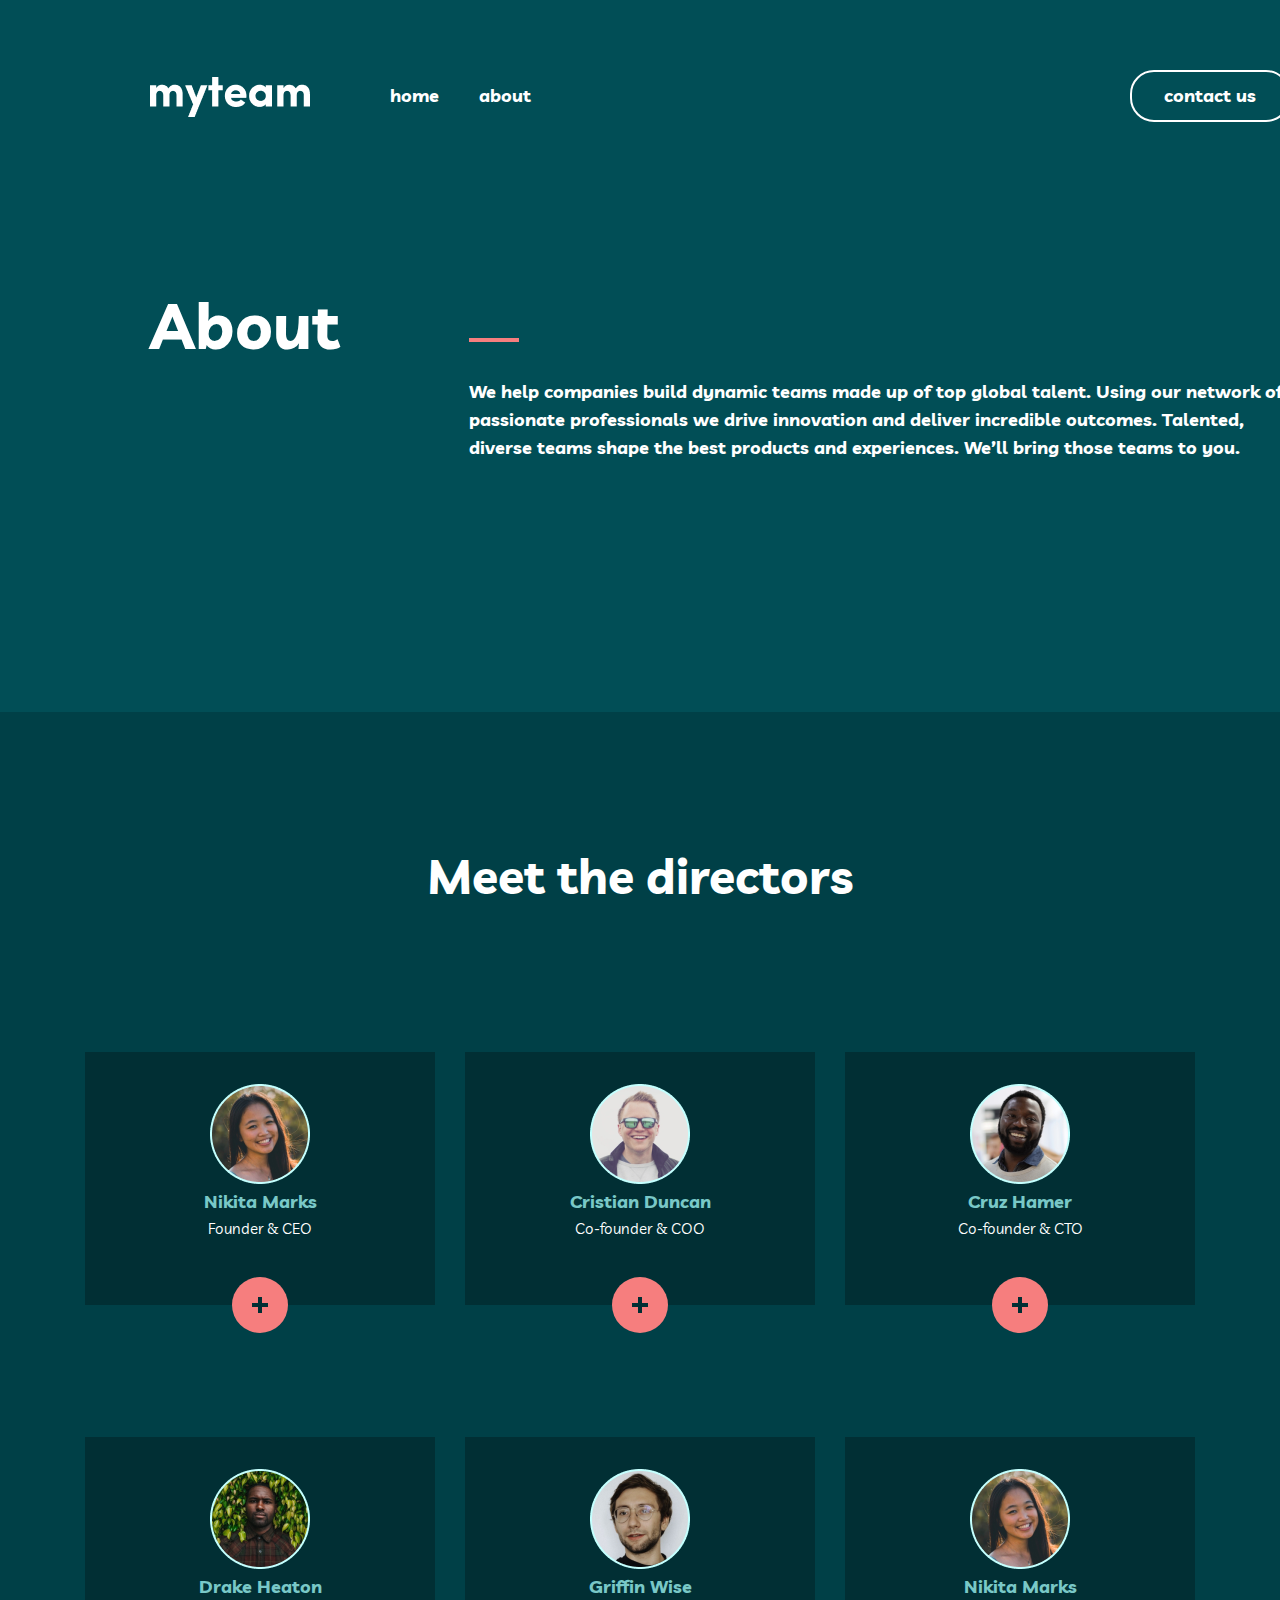
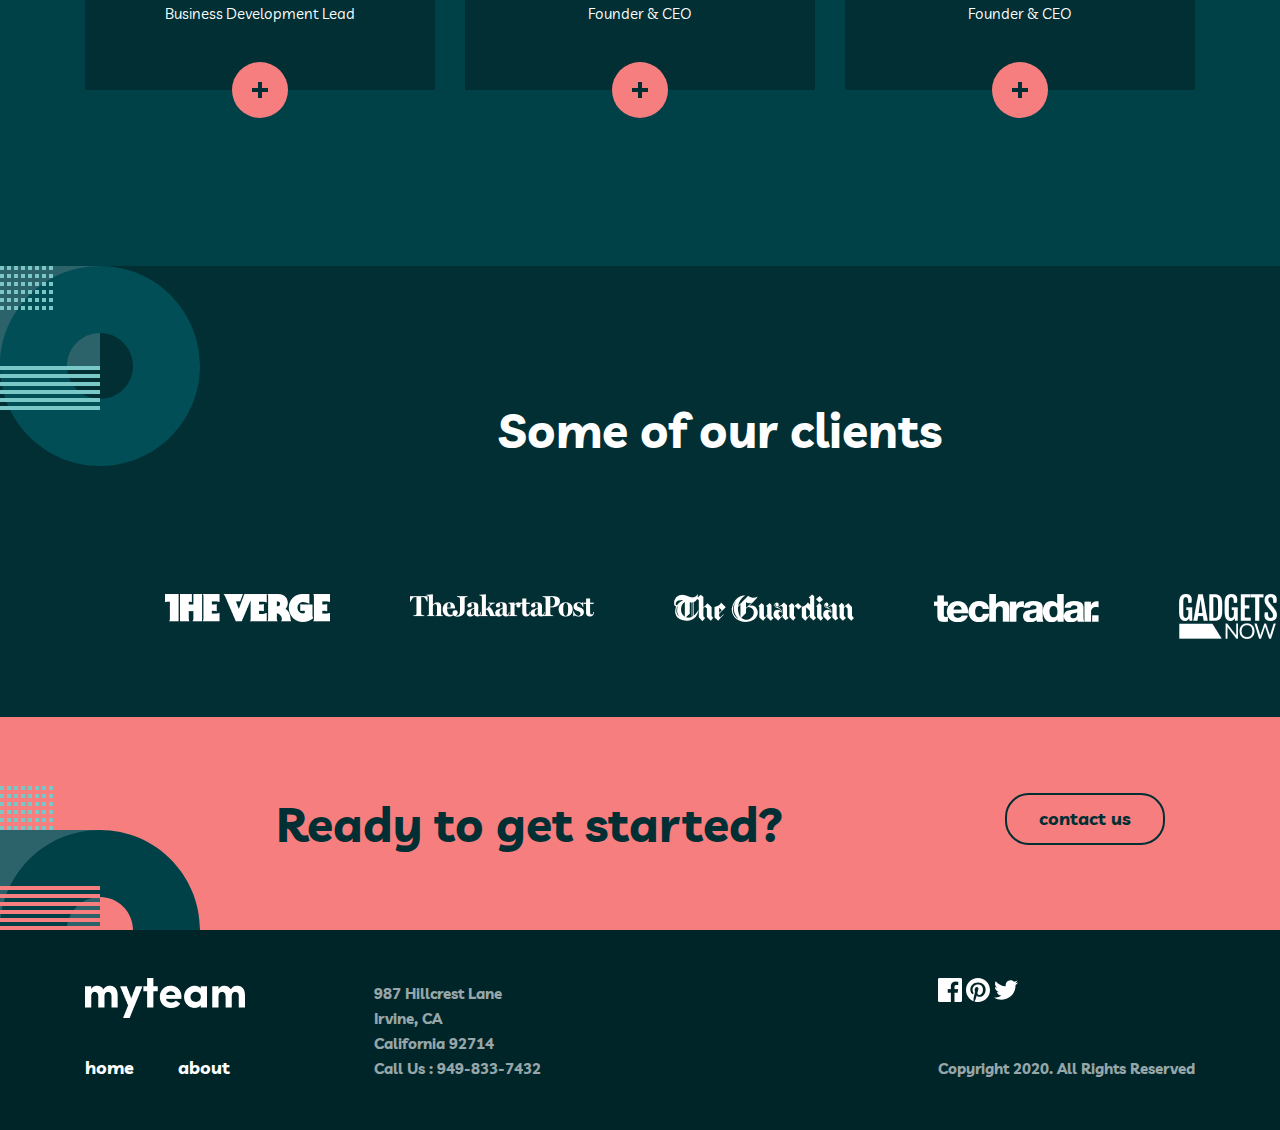
<file: about.html>
<!DOCTYPE html>
<html lang="en">

<head>
  <meta charset="UTF-8" />
  <meta http-equiv="X-UA-Compatible" content="IE=edge" />
  <meta name="viewport" content="width=device-width, initial-scale=1.0" />
  <title>Document</title>
  <link rel="stylesheet" href="./css/normaliz.css" />
  <link rel="stylesheet" href="./css/style.css" />
  <link rel="stylesheet" href="./css/main.css">
</head>

<body>
  <div class="header-wrapper">
    <div class="header-wrapper__about-bg-img about-bg-img">
      <div class="about-bg-img__about-container about-container">
        <div class="header-inner">
          <div class="header-inner__logo-list logo-list">
            <a class="site-logo" href="#"><img src="./img/myteam.png" alt="site logo" /></a>
            <ul class="logo-list__header-list header-list">
              <li class="header-list__header-item header-item">
                <a class="header-item__header-link header-link" href="index.html">home</a>
              </li>
              <li class="header-list__header-item header-item">
                <a class="header-item__header-link header-link" href="about.html">about</a>
              </li>
            </ul>
          </div>
          <a class="right-link" href="contact.html">contact us</a>
        </div>
        <div class="main-about-header">
          <h1 class="main-header__main-about-title main-about-title">
            About
          </h1>
          <p class="main-header__main-about-text main-about-text">
            We help companies build dynamic teams made up of top global talent.
            Using our network of passionate professionals we drive innovation
            and deliver incredible outcomes. Talented, diverse teams shape the
            best products and experiences. We’ll bring those teams to you.
          </p>
        </div>
      </div>
    </div>
  </div>

  <section class="main-section">
    <div class="container">
      <div class="main-content">
        <h1 class="main-section-title">Meet the directors</h1>
        <ul class="main-list">
          
          <div class="main-list-content-top">
            <li class="main-item-top">
              <div class="hover-up">
                <img src="./img/png/first-girl.png" alt="girl">
                <h2 class="main-people-name">Nikita Marks</h2>
                <p class="main-people-work">Founder & CEO</p>

                <div class="girl-hover">
                  <h1 class="girl-hover-title">Nikita Marks</h1>
                  <p class="girl-hover-text">“Empowered teams create truly amazing products. Set the north star and let
                    them follow it.”</p>
                  <img src="./img/svg/twitter.svg" alt="twitter">
                  <img src="./img/svg/linkedin.svg" alt="linked in">
                </div>
            </li>
            <div class="plus"><img class="plus-img" src="./img/png/plus.png" alt="plus"></div>
          </div>
          
          <div class="main-list-content-top">
            <li class="main-item-top">
              <div class="hover-up">
                <img src="./img/png/first-man.png" alt="girl">
                <h2 class="main-people-name">Cristian Duncan</h2>
                <p class="main-people-work">Co-founder & COO</p>

                <div class="girl-hover">
                  <h1 class="girl-hover-title">Cristian Duncan</h1>
                  <p class="girl-hover-text">“Empowered teams create truly amazing products. Set the north star and let
                    them follow it.”</p>
                  <img src="./img/svg/twitter.svg" alt="twitter">
                  <img src="./img/svg/linkedin.svg" alt="linked in">
                </div>
            </li>
            <div class="plus"><img class="plus-img" src="./img/png/plus.png" alt="plus"></div>
          </div>
          
          <div class="main-list-content-top">
            <li class="main-item-top">
              <div class="hover-up">
                <img src="./img/png/second-man.png" alt="girl">
                <h2 class="main-people-name">Cruz Hamer</h2>
                <p class="main-people-work">Co-founder & CTO</p>

                <div class="girl-hover">
                  <h1 class="girl-hover-title">Cruz Hamer</h1>
                  <p class="girl-hover-text">“Empowered teams create truly amazing products. Set the north star and let
                    them follow it.”</p>
                  <img src="./img/svg/twitter.svg" alt="twitter">
                  <img src="./img/svg/linkedin.svg" alt="linked in">
                </div>
            </li>
            <div class="plus"><img class="plus-img" src="./img/png/plus.png" alt="plus"></div>
          </div>
          
          <div class="main-list-content-bottom">
            <li class="main-item-bottom">
              <div class="hover-up">
                <img src="./img/png/thirty-man.png" alt="girl">
                <h2 class="main-people-name">Drake Heaton</h2>
                <p class="main-people-work">Business Development Lead</p>

                <div class="girl-hover">
                  <h1 class="girl-hover-title">Drake Heaton</h1>
                  <p class="girl-hover-text">“Empowered teams create truly amazing products. Set the north star and let
                    them follow it.”</p>
                  <img src="./img/svg/twitter.svg" alt="twitter">
                  <img src="./img/svg/linkedin.svg" alt="linked in">
                </div>
            </li>
            <div class="plus-bottom"><img class="plus-img" src="./img/png/plus.png" alt="plus"></div>
          </div>
          
          <div class="main-list-content-bottom">
            <li class="main-item-bottom">
              <div class="hover-up">
                <img src="./img/png/fourth-man.png" alt="girl">
                <h2 class="main-people-name">Griffin Wise</h2>
                <p class="main-people-work">Founder & CEO</p>

                <div class="girl-hover">
                  <h1 class="girl-hover-title">Griffin Wise</h1>
                  <p class="girl-hover-text">“Empowered teams create truly amazing products. Set the north star and let
                    them follow it.”</p>
                  <img src="./img/svg/twitter.svg" alt="twitter">
                  <img src="./img/svg/linkedin.svg" alt="linked in">
                </div>
            </li>
            <div class="plus-bottom"><img class="plus-img" src="./img/png/plus.png" alt="plus"></div>
          </div>

          <div class="main-list-content-bottom">
            <li class="main-item-bottom">
              <div class="hover-up">
                <img src="./img/png/first-girl.png" alt="girl">
                <h2 class="main-people-name">Nikita Marks</h2>
                <p class="main-people-work">Founder & CEO</p>

                <div class="girl-hover">
                  <h1 class="girl-hover-title">Nikita Marks</h1>
                  <p class="girl-hover-text">“Empowered teams create truly amazing products. Set the north star and let
                    them follow it.”</p>
                  <img src="./img/svg/twitter.svg" alt="twitter">
                  <img src="./img/svg/linkedin.svg" alt="linked in">
                </div>
            </li>
            <div class="plus-bottom"><img class="plus-img" src="./img/png/plus.png" alt="plus"></div>
          </div>
        </ul>
      </div>
    </div>
  </section>

  <div class="clients">
    <div class="clients-bg-img">
      <div class="clients__container container">
        <h1 class="clients__clients-title clients-title">Some of our clients</h1>
        <ul class="cleints__clients-list clients-list">
          <li class="clients-list__clients-item clients-item">
            <a href="#"><img src="./img/varge.png" alt="verge"></a>
          </li>
          <li class="clients-list__clients-item clients-item">
            <a href="#"><img src="./img/jakarta-post.png" alt="jokarta-post"></a>
          </li>
          <li class="clients-list__clients-item clients-item">
            <a href="#"><img src="./img/buardian.png" alt="buardian"></a>
          </li>
          <li class="clients-list__clients-item clients-item">
            <a href="#"><img src="./img/tachradar.png" alt="techradar"></a>
          </li>
          <li class="clients-list__clients-item clients-item">
            <a href="#"><img src="./img/gadgets-nowj.png" alt="techradar"></a>
          </li>
        </ul>
      </div>
    </div>
  </div>

  <div class="footer-cap">
    <div class="footer-cap__bg-image-blocks bg-image-blocks">
      <div class="bg-image-blocks__container container">
        <div class="container__footer-cap-content footer-cap-content">
          <h1 class="footer-cap-quession">Ready to get started?</h1>
          <a class="right-link-dark" href="contact.html">contact us</a>
        </div>
      </div>
    </div>
  </div>

  <footer class="footer">
    <div class="footer__container container">
      <div class="container__footer-site-logo footer-site-logo">
        <div class="footer-mini-container">
          <div class="site-logo-list">
            <img src="./img/myteam.png" alt="site logo" width="160" height="40">
            <ul class="footer-site-logo__footer-list footer-list">
              <li class="footer-list__footer-item footer-item">
                <a class="footer-item__footer-link footer-link" href="#">
                  home
                </a>
              </li>
              <li class="footer-list__footer-item footer-item">
                <a class="footer-item__footer-link footer-link" href="#">
                  about
                </a>
              </li>
            </ul>
          </div>
          <div class="footer-contents">
            <p class="footer-contents__footer-text footer-text">
              987 Hillcrest Lane
            </p>
            <p class="footer-contents__footer-text footer-text">
              Irvine, CA
            </p>
            <p class="footer-contents__footer-text footer-text">
              California 92714
            </p>
            <p class="footer-contents__footer-text footer-text">
              Call Us : 949-833-7432
            </p>
          </div>
        </div>
        <div class="right-content">
          <img class="footer-right-img" src="./img/facebook.png" alt="facebook" width="24" height="24">
          <img class="footer-right-img" src="./img/pinterest.svg" alt="sabachka" width="24" height="24">
          <img class="footer-right-img" src="./img/twitter.svg" alt="twitter" width="24" height="24">
          <p class="footer-copyright">Copyright 2020. All Rights Reserved</p>
        </div>
      </div>
    </div>
  </footer>

</body>

</html>
</file>
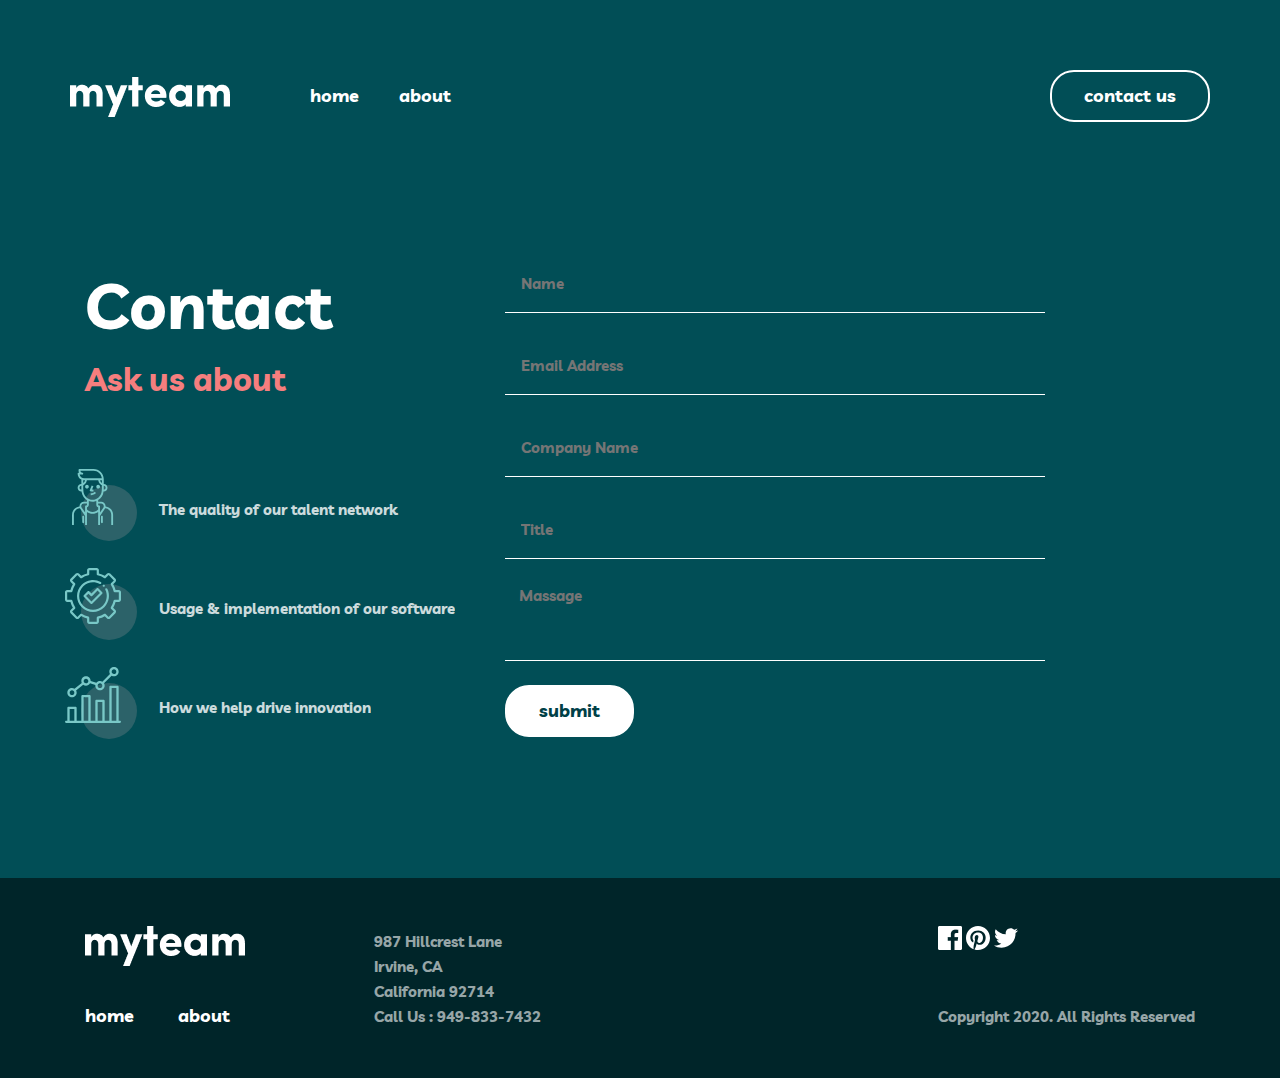
<file: contact.html>
<!DOCTYPE html>
<html lang="en">

<head>
  <meta charset="UTF-8">
  <meta http-equiv="X-UA-Compatible" content="IE=edge">
  <meta name="viewport" content="width=device-width, initial-scale=1.0">
  <title>Contact us</title>
  <link rel="stylesheet" href="./css/normaliz.css">
  <link rel="stylesheet" href="./css/style.css">
  <link rel="stylesheet" href="./css/main.css">
</head>

<body>
  <div class="header-wrapper">
    <div class="header-bg-img__about-container about-container">
      <div class="header-inner">
        <div class="header-inner__logo-list logo-list">
          <a class="site-logo" href="#"><img src="./img/myteam.png" alt="site logo" /></a>
          <ul class="logo-list__header-list header-list">
            <li class="header-list__header-item header-item">
              <a class="header-item__header-link header-link" href="index.html">home</a>
            </li>
            <li class="header-list__header-item header-item">
              <a class="header-item__header-link header-link" href="about.html">about</a>
            </li>
          </ul>
        </div>
        <a class="right-link" href="contact.html">contact us</a>
      </div>
    </div>
  </div>

  <div class="contact">
    <div class="contact__container container">
      <div class="contact__register">
        <div class="left-contact-content">
          <h1 class="left-contact-content-title">Contact</h1>
          <p class="left-contact-content-text">Ask us about</p>

          <div class="header-neck-sidebar__sidebar-content sidebar-content contact-ask">
            <p class="sidebar-content-text contact-left-text">The quality of our talent network</p>
          </div>

          <div class="header-neck-sidebar__sidebar-content sidebar-content-2 contact-ask">
            <p class="sidebar-content-text">Usage & implementation of our software
            </p>
          </div>

          <div class="header-neck-sidebar__sidebar-content sidebar-content-3 contact-ask">
            <p class="sidebar-content-text">How we help drive innovation</p>
          </div>
        </div>
        <div class="right-form">
          <form action="#" method="post">
            <input class="contact-input" type="text" placeholder="Name">
            <input class="contact-input" type="email" placeholder="Email Address">
            <input class="contact-input" type="text" placeholder="Company Name">
            <input class="contact-input" type="text" placeholder="Title">
            <textarea class="contact-textarea" name="massage" id="massage" cols="30" rows="10" placeholder="Massage"></textarea>
            <button class="btn" type="submit">submit</button>
          </form>
        </div>
      </div>
    </div>
  </div>

    <footer class="footer">
      <div class="footer__container container">
        <div class="container__footer-site-logo footer-site-logo">
          <div class="footer-mini-container">
            <div class="site-logo-list">
              <img src="./img/myteam.png" alt="site logo" width="160" height="40">
              <ul class="footer-site-logo__footer-list footer-list">
                <li class="footer-list__footer-item footer-item">
                  <a class="footer-item__footer-link footer-link" href="#">
                    home
                  </a>
                </li>
                <li class="footer-list__footer-item footer-item">
                  <a class="footer-item__footer-link footer-link" href="#">
                    about
                  </a>
                </li>
              </ul>
            </div>
            <div class="footer-contents">
              <p class="footer-contents__footer-text footer-text">
                987 Hillcrest Lane
              </p>
              <p class="footer-contents__footer-text footer-text">
                Irvine, CA
              </p>
              <p class="footer-contents__footer-text footer-text">
                California 92714
              </p>
              <p class="footer-contents__footer-text footer-text">
                Call Us : 949-833-7432
              </p>
            </div>
          </div>
          <div class="right-content">
            <img class="footer-right-img" src="./img/facebook.png" alt="facebook" width="24" height="24">
            <img class="footer-right-img" src="./img/pinterest.svg" alt="sabachka" width="24" height="24">
            <img class="footer-right-img" src="./img/twitter.svg" alt="twitter" width="24" height="24">
            <p class="footer-copyright">Copyright 2020. All Rights Reserved</p>
          </div>
        </div>
      </div>
    </footer>
</body>

</html>
</file>
<file: css/normaliz.css>
html {
  line-height: 18px; 
  -webkit-text-size-adjust: 100%;
}

body {
  margin: 0;
}

main {
  display: block;
}

h1 {
  font-size: 32px;
  margin: 11px 0;
}

hr {
  box-sizing: content-box; 
  height: 0; 
  overflow: visible;  
}

pre {
  font-family: monospace, monospace; 
  font-size: 16px;
}

a {
  background-color: transparent;
}

abbr[title] {
  border-bottom: none;
  text-decoration: underline; 
  text-decoration: underline dotted; 
}

b,
strong {
  font-weight: bolder;
}

code,
kbd,
samp {
  font-family: monospace, monospace; 
  font-size: 16px; 
}

small {
  font-size: 80%;
}

sub,
sup {
  font-size: 75%;
  line-height: 0;
  position: relative;
  vertical-align: baseline;
}

sub {
  bottom: -4px;
}

sup {
  top: -8px;
}

img {
  border-style: none;
}

button,
input,
optgroup,
select,
textarea {
  font-family: inherit; 
  font-size: 100%; 
  line-height: 18px; 
  margin: 0; 
}

button,
input { 
  overflow: visible;
}

button,
select { 
  text-transform: none;
}

button,
[type="button"],
[type="reset"],
[type="submit"] {
  --webkit-appearance: button;
}


button::-moz-focus-inner,
[type="button"]::-moz-focus-inner,
[type="reset"]::-moz-focus-inner,
[type="submit"]::-moz-focus-inner {
  border-style: none;
  padding: 0;
}

button:-moz-focusring,
[type="button"]:-moz-focusring,
[type="reset"]:-moz-focusring,
[type="submit"]:-moz-focusring {
  outline: 1px dotted ButtonText;
}

fieldset {
  padding: 6px 12px 10px;
}

legend {
  box-sizing: border-box; 
  color: inherit; 
  display: table; 
  max-width: 100%; 
  padding: 0; 
  white-space: normal; 
}

progress {
  vertical-align: baseline;
}

textarea {
  overflow: auto;
}

[type="checkbox"],
[type="radio"] {
  box-sizing: border-box; 
  padding: 0;
}

[type="number"]::-webkit-inner-spin-button,
[type="number"]::-webkit-outer-spin-button {
  height: auto;
}

[type="search"] {
  --webkit-appearance: textfield; 
  outline-offset: -2px; 
}

[type="search"]::-webkit-search-decoration {
  -webkit-appearance: none;
}

::-webkit-file-upload-button {
  -webkit-appearance: button;
  font: inherit; 
}

details {
  display: block;
}

summary {
  display: list-item;
}

template {
  display: none;
}

[hidden] {
  display: none;
}
</file>
<file: css/style.css>
@import url(font.css);
*{
  margin: 0;
  padding: 0;
  box-sizing: border-box;
}
.btn-humburger{
  display: none;
}
.header-wrapper {
  background-color: rgb(1, 78, 86);
}
.header-bg-img{
  width: 1440px;
  margin: 0 auto;
  background-image: url(../img/bg-img.svg);
  background-repeat: no-repeat;
  background-position: -8% center;
}
.about-bg-img{
  width: 1440px;
  margin: 0 auto;
  background-image: url(../img/about-bg-img.svg);
  background-repeat: no-repeat;
  background-position: 108% bottom;
}
.clients-bg-img{
  width: 1440px;
  margin: 0 auto;
  background-image: url(../img/clients-bg.svg);
  background-repeat: no-repeat;
  background-position: 0% 0%;
  position: relative;
}
.header-wrapper .container{
  background-image: url(../img/bg-duble-half-img.svg);
  background-repeat: no-repeat;
  background-position: bottom right;
}
.container{
  width: 1140px;
  margin: 0 auto;
}
.about-container{
  width: 1140px;
  margin: 0 auto;
}
.header-inner{
  display: flex;
  align-items: center;
  justify-content: space-between;
  padding-top: 70px;
}
.logo-list{
  display: flex;
}
.site-logo{
  margin-right: 80px;
}
a{
  font-family: Livvic;
  font-style: normal;
  font-weight: 600;
  font-size: 18px;
  line-height: 28px;  
  text-decoration: none;
  color: rgb(255, 255, 255);
}
li{
  list-style: none;
}
.header-item ~ .header-item{
  margin-left: 40px;
}
.header-list{
  display: flex;
}
.header-item{
  margin-top: 5px;
}
.header-link:hover{
  color: rgb(246, 126, 126);
}
.right-link{
  font-family: Livvic;
  font-style: normal;
  font-weight: 600;
  font-size: 18px;
  line-height: 28px;  
  color: rgb(255, 255, 255);
  padding: 10px 32px;
  border: 2px solid #FFFFFF;
  box-sizing: border-box;
  border-radius: 24px;
  margin-bottom: 9px;
}

.right-link:hover{
  background-color: rgb(255, 255, 255);
  color: rgb(0, 37, 41);
}

.right-link-dark:hover{
  color: rgba(255, 255, 255, 1);
  background-color: rgba(1, 47, 52, 1);
}

.main-header , .main-about-header{
  padding-bottom: 250px;
  padding-top: 133px;
}
.main-about-header{
  display: flex;
}
.main-header-title{
  display: inline-block;
  font-family: Livvic;
  font-style: normal;
  font-weight: bold;
  font-size: 100px;
  line-height: 100px;
  color: rgb(255, 255, 255);
  width: 550px;
  height: 200px;
  margin-right: 30px;
}
.main-about-title{
  font-family: Livvic;
  font-style: normal;
  font-weight: bold;
  font-size: 64px;
  line-height: 100px;
  color: rgb(255, 255, 255);
  margin-right: 130px;
}
.main-header-title-span{
  color: rgb(246, 126, 126);
}
.main-header-text{
  display: inline-block;
  font-family: Livvic;
  font-style: normal;
  font-weight: 600;
  font-size: 18px;
  line-height: 28px;
  color: rgb(255, 255, 255);
  width: 445px;
  height: 112px;
  margin-left: 65px;
  position: relative;
}
.main-about-text{
  font-family: Livvic;
  font-style: normal;
  font-weight: 600;
  font-size: 18px;
  line-height: 28px;
  color: rgb(255, 255, 255);
  margin-top: 114px;
  position: relative;
}
.main-header-text::before{
  content: "";
  width: 50px;
  height: 4px; 
  background-color: rgb(121, 200, 199);
  position: absolute;
  margin-top: -80px;
}
.main-about-text::before{
  content: "";
  width: 50px;
  height: 4px; 
  background-color: rgb(246, 126, 126);
  position: absolute;
  margin-top: -40px;
}

.header-neck{
  background-color: #012F34;
}
.header-neck-main{
  display: flex;
}

.header-neck {
  background-image: url(../img/header-neck-bg-img.png);
  background-position: bottom right;
  background-repeat: no-repeat;
}

.header-neck-title{
  font-family: Livvic;
  font-style: normal;
  font-weight: bold;
  font-size: 48px;
  line-height: 48px;
  color: rgb(255, 255, 255);
  width: 440px;
  height: 144px;
  padding-top: 198px;
  position: relative;
}

.header-neck-title-box{
  margin-right: 130px;
}

.header-neck-title::before{
  content: "";
  width: 50px;
  height: 4px; 
  background-color: rgb(246, 126, 126);
  margin-top: -80px;
  position: absolute;
} 
.sidebar-content ~ .sidebar-content{
  margin-bottom: 32px;
}
.sidebar-content::before{
  content: "";
  background-image: url(../img/expriment.svg);
  display: inline-block;
  width: 72px;
  height: 72px;
  position: absolute;
  margin-left: -94px;
}
.sidebar-content-2::before{
  content: "";
  background-image: url(../img/setting-img.svg);
  display: inline-block;
  width: 72px;
  height: 72px;
  position: absolute;
  margin-left: -94px;
}
.sidebar-content-3::before{
  content: "";
  background-image: url(../img/dinamik-img.svg);
  display: inline-block;
  width: 72px;
  height: 72px;
  position: absolute;
  margin-left: -94px;
}
.sidebar-content,.sidebar-content-2,.sidebar-content-3{
  position: relative;
  margin-left: 74px;
}
.header-neck-sidebar{  
  padding-top: 198px;
  padding-bottom: 140px;
}
.sidebar-content-title{
  font-family: Livvic;
  font-style: normal;
  font-weight: bold;
  font-size: 18px;
  line-height: 28px;
  color: rgb(246, 126, 126);
}

.sidebar-content-text{
  font-family: Livvic;
  font-style: normal;
  font-weight: 600;
  font-size: 15px;
  line-height: 25px;
  margin-bottom: 22px;
  color: rgb(255, 255, 255);
  opacity: 0.8;
}

.main-section{
  background-color: rgb(0, 64, 71);
}

.test{
  width: 1440px;
  margin: 0 auto;
  background-image: url(../img/left-kvadrat.svg);
  background-repeat: no-repeat;
  background-position: top left;
}

.main-section-title{
  font-family: Livvic;
  font-style: normal;
  font-weight: bold;
  font-size: 48px;
  line-height: 48px;  
  text-align: center;
  color: rgb(255, 255, 255);
  margin: 0;
  padding: 140px 0 92px 0;
}
.main-section-title--span{
  color: #79C8C7;
}
.main-section-text{
  font-family: Livvic;
  font-style: normal;
  font-weight: 600;
  font-size: 15px;
  line-height: 25px;  
  text-align: center;
  color: rgb(255, 255, 255);
  width: 350px;
  z-index: 1;
  margin-bottom: 24px;
  position: relative;
}
.main-section-text::before{
  content: "";
  display: block;
  width: 67px;
  height: 56px;
  background-image: url(../img/quotation-marks.svg);
  margin: 0 auto;
  z-index: 1;
  bottom: 80px;
  left: 40%;
  position: absolute;
  z-index: -1;
}
.peaples-about-box{
  width: 340px;
  margin: 0 auto;
  text-align: center;
  display: inline-block;
}
.peaples-about-box ~ .peaples-about-box{
  margin-left: 30px;
}
.main-section-peaple-name{
  font-family: Livvic;
  font-style: normal;
  font-weight: bold;
  font-size: 18px;
  line-height: 28px;  
  text-align: center;
  color: rgb(121, 200, 199);
  width: 350px;
  margin-bottom: 2px;
}
.main-section-peaple-work{
  font-family: Livvic;
  font-size: 13px;
  line-height: 18px;  
  text-align: center;
  width: 350px;
  color: rgb(255, 255, 255);
  margin-bottom: 32px;
}
.people-img{
  margin-bottom: 150px;
}

.footer-cap{
  background-color: rgba(246, 126, 126, 1);
}
.footer-cap-content{
  display: flex;
  justify-content: space-around;
  align-items: center;
  padding: 76px 0;
}
.bg-image-blocks{
  width: 1440px;
  margin: 0 auto;
  background-image: url(../img/footer-cap-bg-img.svg);
  background-repeat: no-repeat;
  background-position: 0% 100%;
}
.footer-cap-quession{
  font-family: Livvic;
  font-style: normal;
  font-weight: bold;
  font-size: 48px;
  line-height: 48px;
  color: rgb(1, 47, 52);
  margin: 0;
}
.right-link-dark{
  font-family: Livvic;
  font-style: normal;
  font-weight: 600;
  font-size: 18px;
  line-height: 28px;  
  color: rgb(1, 47, 52);
  padding: 10px 32px;
  border: 2px solid rgb(1, 47, 52);
  box-sizing: border-box;
  border-radius: 24px;
  margin-bottom: 9px;
}

.footer{
  background-color: #002529;
}
.footer-site-logo{
  padding: 48px 0;
  display: flex;
  justify-content: space-between;
}
.site-logo-list{
  display: inline-block;
  margin-right: 125px;
}
.footer-copyright{
  font-family: Livvic;
  font-style: normal;
  font-weight: 600;
  font-size: 15px;
  line-height: 25px;  
  color: rgba(255, 255, 255, 0.6);
}
.footer-contents{
  display: inline-block;
}
.footer-item{
  display: inline-block;
  font-family: Livvic;
  font-style: normal;
  font-weight: 600;
  font-size: 18px;
  line-height: 28px;  
  color: rgb(255, 255, 255);
  margin-top: 32px;
}

.footer-item ~ .footer-item{
  margin-left: 40px;
}

.footer-text{
  font-family: Livvic;
  font-style: normal;
  font-weight: 600;
  font-size: 15px;
  line-height: 25px;  
  color: rgba(255, 255, 255, 0.6);
  display: block;
}
.footer-link:hover{
  color: rgba(246, 126, 126, 1);
}
.footer-right-img{
  margin-bottom: 50px;
}
.img-container{
  text-align: end;
}

.main-section{
  background-color: rgb(0, 64, 71);
  padding-bottom: 120px;
}
.container{
  width: 1110px;
  margin: 0 auto;
}
.main-list{
  display: flex;
  flex-flow: row wrap;
  margin-top: 60px;
}
.main-item-top{
  width: 350px;
  height: 253px;
  text-align: center;
  background-color: rgba(1, 47, 52, 1);
  margin-bottom: 38px;
  padding-top: 32px;
  overflow: hidden;
}
.main-list-content-top ~ .main-list-content-top{
  margin-left: 30px;
}

.main-list-content-bottom ~ .main-list-content-bottom{
  margin-left: 30px;
}
.main-item-bottom{
  width: 350px;
  height: 253px;
  text-align: center;
  background-color: rgba(1, 47, 52, 1);
  margin-top: 38px;
  padding-top: 32px;
  overflow: hidden;
}
.main-section-title{
  padding-top: 140px;
  font-family: Livvic;
  font-style: normal;
  font-weight: bold;
  font-size: 48px;
  line-height: 48px;  
  color: rgb(255, 255, 255);
  text-align: center;
}
.main-people-name{
  font-family: Livvic , sans-serif;
  font-style: normal;
  font-weight: bold;
  font-size: 18px;
  line-height: 28px;
  text-align: center;
  color: rgb(121, 200, 199);
}
.main-people-work{
  font-family: Livvic , sans-serif;
  font-size: 15px;
  line-height: 25px;
  text-align: center;
  color: rgb(255, 255, 255);
}
.plus{
  width: 56px;
  height: 56px;
  background-color: rgb(246, 126, 126);
  padding: 20px 20px;
  border-radius: 50%;
  margin: 0 auto;
  position: relative;
  bottom: 66px;
  transition: all 0.5s ease;
}
.plus-bottom{
  width: 56px;
  height: 56px;
  background-color: rgb(246, 126, 126);
  padding: 20px 20px;
  border-radius: 50%;
  margin: 0 auto;
  position: relative;
  bottom: 28px;
  transition: all 0.5s ease;
}
.girl-hover{
  padding: 70px 48px;
}
.girl-hover img{
  margin-top: 24px;
}
.girl-hover .girl-hover-title{
  font-family: Livvic;
  font-style: normal;
  font-weight: bold;
  font-size: 18px;
  line-height: 28px;  
  color: rgb(121, 200, 199);
  margin-top: 35px;
  text-align: center;
}
.girl-hover .girl-hover-text{
  font-family: Livvic;
  font-style: normal;
  font-weight: 600;
  font-size: 15px;
  line-height: 25px;  
  text-align: center;
  color: rgb(255, 255, 255);
}

.main-item-top:hover .hover-up{
  transform: translateY(-253px);
  transition: all 0.5s ease;
}

.main-item-bottom:hover .hover-up{
  transform: translateY(-253px);
  transition: all 0.5s ease;
}

.main-list-content-top:hover .plus{
  transform: rotate(45deg);
  background-color: rgb(121, 200, 199);
  transition: all 0.5s ease;
}
.main-list-content-bottom:hover .plus-bottom{
  transform: rotate(45deg);
  background-color: rgb(121, 200, 199);
  transition: all 0.5s ease;
}

.clients{
  background-color: rgb(1, 47, 52);
}
.clients-title{
  font-family: Livvic;
  font-style: normal;
  font-weight: bold;
  font-size: 48px;
  line-height: 48px;  
  text-align: center;
  color: rgb(255, 255, 255);
  padding: 140px 0;
  margin: 0;
}
.clients-list{
  display: flex;
  padding-bottom: 70px;
}
.clients-item ~ .clients-item{
  margin-left: 80px;
}


.contact{
  background: rgb(1, 78, 86);
  padding: 124px 0;
}

.contact__register{
  display: flex;
}
.left-contact-content{
  margin-right: 50px;
}
.right-form{
  width: 540px;
}
.left-contact-content-title{
  font-family: Livvic;
  font-style: normal;
  font-weight: bold;
  font-size: 64px;
  line-height: 100px;  
  color: rgb(255, 255, 255);
  margin: 0;
}
.left-contact-content-text{
  font-family: Livvic;
  font-style: normal;
  font-weight: bold;
  font-size: 32px;
  line-height: 48px;
  margin-bottom: 54px;
  color: rgb(246, 126, 126);  
}

.contact-input{
  font-family: Livvic;
  font-style: normal;
  font-weight: 600;
  font-size: 15px;
  line-height: 25px;  
  color: rgba(255, 255, 255,0.6);
  display: block;
  width: 100%;
  border: none;
  outline: none;
  background-color: transparent;
  border-bottom: 1px solid rgb(255, 255, 255);
  padding: 16px;
  margin-bottom: 24px;
  color: rgb(255, 255, 255);
}
.contact-textarea{
  font-family: Livvic;
  font-style: normal;
  font-weight: 600;
  font-size: 15px;
  line-height: 25px;  
  color: rgba(255, 255, 255,0.6);
  display: block;
  width: 100%;
  height: 78px;
  border: none;
  outline: none;
  background-color: transparent;
  border-bottom: 1px solid rgb(255, 255, 255);
  margin-bottom: 24px;
  padding-left: 14px;
  padding-top: 0;
  color: rgb(255, 255, 255);
  resize: none;
}
.btn{
  font-family: Livvic;
  font-style: normal;
  font-weight: 600;
  font-size: 18px;
  line-height: 28px;
  padding: 10px 32px;
  color: rgb(0, 64, 71);
  border: 2px solid rgb(255, 255, 255);
  border-radius: 24px;
  background-color: rgb(255, 255, 255);
}
.contact-ask{
  padding: 12px 0;
}
.sidebar-content-text{
  padding-top: 28px;
}
</file>
<file: css/main.css>
@media (max-width:768px){
    .header-wrapper{
      width: 768px;
    }
    .container{
      width: 688px;
      margin: 0 auto;
    }
    .header-bg-img{
      background-image: none;
      width: 768px;
      margin: 0 auto;
    }
    .site-logo{
      width: 128px;
      height: 32px;
    }
    .btn-humburger{
      display: none;
    }
    .main-header{
      text-align: center;
    }
    .main-header-title{
      text-align: center;
      font-family: Livvic;
      font-style: normal;
      font-weight: bold;
      font-size: 64px;
      line-height: 56px;  
      margin-bottom: 24px;
      width: 383px;
      height: 112px;
      padding: 0;
    }
    .main-header-text::before{
      content: "";
      display: none;
    }
    .main-header-text{
      font-family: Livvic;
      font-style: normal;
      font-weight: 600;
      font-size: 15px;
      line-height: 28px;  
      width: 457px;
      height: 84px;
      margin: 0;
    }
  
    .header-neck-main{
      display: flex;
      flex-direction: column;
      margin: 0;
      padding: 0;
    }
    
    .header-neck {
      background-image: url(../img/header-neck-bg-img.png);
      background-position: top right;
      background-repeat: no-repeat;
    }
    .header-neck-title-box{
      padding-top: 136px;
    }
    .header-neck-title{
      font-family: Livvic;
      font-style: normal;
      font-weight: bold;
      font-size: 32px;
      line-height: 32px;
      color: rgb(255, 255, 255);
      display: inline-block;
      width: 445px;
      margin: 0;
      padding: 0;
      position: relative;
    }
    
    .header-neck-title::before{
      content: "";
      width: 50px;
      height: 4px; 
      background-color: rgb(246, 126, 126);
      margin-top: -32px;
      position: absolute;
    } 
    .header-neck-sidebar{  
      padding-top: 64px;
      padding-bottom: 100px;
    }
    .sidebar-content ~ .sidebar-content{
      margin-bottom: 32px;
    }
    .sidebar-content::before{
      content: "";
      background-image: url(../img/expriment.svg);
      display: inline-block;
      width: 72px;
      height: 72px;
      position: absolute;
    }
    .sidebar-content-2::before{
      content: "";
      background-image: url(../img/setting-img.svg);
      display: inline-block;
      width: 72px;
      height: 72px;
      position: absolute;
    }
    .sidebar-content-3::before{
      content: "";
      background-image: url(../img/dinamik-img.svg);
      display: inline-block;
      width: 72px;
      height: 72px;
      position: absolute;
    }
    .sidebar-content,.sidebar-content-2,.sidebar-content-3{
      position: relative;
      margin-left: 74px;
    }
    .sidebar-content-title{
      font-family: Livvic;
      font-style: normal;
      font-weight: bold;
      font-size: 18px;
      line-height: 28px;
      margin: 0;
      margin-bottom: 16px;
      color: rgb(246, 126, 126);
    }
    
    .sidebar-content-text{
      font-family: Livvic;
      font-style: normal;
      font-weight: 600;
      font-size: 15px;
      line-height: 25px;
      color: rgb(255, 255, 255);
      width: 478px;
      padding: 0;
      margin: 0;
      margin-bottom: 32px;
      opacity: 0.8;
    }
  
    .main-section{
      background-color: rgb(0, 64, 71);
      width: 768px;
    }
  
    .main-section .container{
      width: 574px;
      margin: 0 auto;
    }
    
    .test{
      width: 768px;
      margin: 0 auto;
      background-image: url(../img/left-kvadrat.svg);
      background-repeat: no-repeat;
      background-position: top left;
    }
    
    .main-section-title{
      width: 573px;
      font-family: Livvic;
      font-style: normal;
      font-weight: bold;
      font-size: 32px;
      line-height: 32px;
      text-align: center;
      color: rgb(255, 255, 255);
      margin: 0;
      padding-top: 100px;
      padding-bottom: 0;
      padding-left: 50px;
      padding-right: 50px;
      margin-bottom: 84px;
    }
    .main-section-title--span{
      color: #79C8C7;
    }
    .main-section-text{
      font-family: Livvic;
      font-style: normal;
      font-weight: 600;
      font-size: 15px;
      line-height: 25px;
      text-align: center;
      color: rgb(255, 255, 255);
      width: 573px;
      z-index: 1;
      margin: 0;
      padding: 0;
      padding-left: 0;
      margin-bottom: 16px;
      position: relative;
    }
    .main-section-text::before{
      content: "";
      display: block;
      width: 67px;
      height: 56px;
      background-image: url(../img/quotation-marks.svg);
      margin: 0 auto;
      z-index: 1;
      bottom: 54px;
      left: 44%;
      position: absolute;
      z-index: -1;
    }
    .peaples-about-box{
      margin: 0 auto;
      width: 573px;
      text-align: center;
      display: block;
    }
    .main-section-peaple-name{
      font-family: Livvic;
      font-style: normal;
      font-weight: bold;
      font-size: 18px;
      line-height: 28px;  
      text-align: center;
      color: rgb(121, 200, 199);
      margin-bottom: 2px;
      margin-left: 110px;
    }
    .main-section-peaple-work{
      font-family: Livvic;
      font-size: 13px;
      line-height: 18px;  
      text-align: center;
      width: 350px;
      color: rgb(255, 255, 255);
      margin-bottom: 32px;
      margin-left: 106px;
    }
    .people-img{
      margin-bottom: 84px;
    }
  
    
  
    .footer-cap{
      background-color: rgba(246, 126, 126, 1);
      width: 768px;
    }
  
    .footer-cap-content{
      display: flex;
      justify-content: space-around;
      align-items: center;
      padding: 76px 0;
    }

    .bg-image-blocks{
      width: 768px;
      margin: 0 auto;
      background-image: url(../img/footer-cap-bg-img.svg);
      background-repeat: no-repeat;
      background-position: 0% 100%;
    }

    .footer-cap-quession{
      font-family: Livvic;
      font-style: normal;
      font-weight: bold;
      font-size: 32px;
      line-height: 32px;
      color: rgb(1, 47, 52);
      padding-bottom: 20px;
      margin: 0;
    }

    .right-link-dark{
      font-family: Livvic;
      font-style: normal;
      font-weight: 600;
      font-size: 18px;
      line-height: 28px;  
      color: rgb(1, 47, 52);
      padding: 10px 32px;
      border: 2px solid rgb(1, 47, 52);
      box-sizing: border-box;
      border-radius: 24px;
      margin-bottom: 9px;
    }
  
    .footer{
      background-color: #002529;
    }

    .footer-site-logo{
      padding: 0;
      padding-top: 56px;
      display: block;
    }

    .myteam-img{
      width: 96px;
      height: 24px;
      margin-bottom: 53px;
    }
    .img-container{
      display: inline-block;
    }
    .site-logo-list{
      display: inline-block;
      margin-right: 125px;
    }

    .footer-copyright{
      font-family: Livvic;
      font-style: normal;
      font-weight: 600;
      font-size: 15px;
      line-height: 25px;
      color: rgba(255, 255, 255, 0.6);
      float: right;
    }

    .footer-contents{
      display: inline;
      float: right;
    }

    .footer-item{
      display: inline-block;
      font-family: Livvic;
      font-style: normal;
      font-weight: 600;
      font-size: 15px;
      line-height: 25px;
      color: rgb(255, 255, 255);
      margin-bottom: 33px;
    }
    
    .footer-item ~ .footer-item{
      margin-left: 40px;
    }
    
    .footer-text{
      font-family: Livvic;
      font-style: normal;
      font-weight: 600;
      font-size: 15px;
      line-height: 25px;
      color: rgba(255, 255, 255, 0.6);
      text-align: end;
      display: block;
    }
    .footer-link:hover{
      color: rgba(246, 126, 126, 1);
    }
  }
  
  @media (max-width:375px){
    .header-wrapper{
      width: 375px;
    }
    .container{
      width: 327px;
      margin: 0 auto;
    }
    .header-bg-img{
      background-image: none;
      width: 375px;
      margin: 0 auto;
    }
    .site-logo{
      width: 128px;
      height: 32px;
    }
    .main-header{
      text-align: center;
      padding: 80px 0;
    }
    .header-list{
      display: none;
    }
    .right-link{
      display: none;
    }
    .main-header-title{
      text-align: center;
      font-family: Livvic;
      font-style: normal;
      font-weight: bold;
      font-size: 40px;
      line-height: 40px;
      margin-bottom: 18px;
      width: 326px;
      height: 80px;
      padding: 0;
    }
    .main-header-text::before{
      content: "";
      display: none;
    }
    .main-header-text{
      font-family: Livvic;
      font-style: normal;
      font-weight: 600;
      font-size: 15px;
      line-height: 28px;  
      width: 327px;
      height: 112px;
      margin: 0;
      margin-bottom: 96px;
    }
  
    .header-neck-main{
      display: flex;
      flex-direction: column;
      margin: 0;
      padding: 0;
    }
    
    .header-neck {
      background-image: url(../img/header-neck-bg-img.png);
      background-position: top right;
      background-repeat: no-repeat;
    }
    .header-neck-title-box{
      padding-top: 100px;
    }
    .header-neck-title{
      font-family: Livvic;
      font-style: normal;
      font-weight: bold;
      font-size: 32px;
      line-height: 32px;
      color: rgb(255, 255, 255);
      display: inline-block;
      width: 240px;
      height: 160px;
      margin: 0;
      padding: 0;
      position: relative;
    }
    
    .header-neck-title::before{
      content: "";
      width: 50px;
      height: 4px; 
      background-color: rgb(246, 126, 126);
      margin-top: -32px;
      position: absolute;
    } 
    .header-neck-sidebar{  
      padding-top: 64px;
      padding-bottom: 64px;
    }
    .sidebar-content ~ .sidebar-content{
      margin-bottom: 32px;
    }
    .sidebar-content::before{
      content: "";
      background-image: url(../img/expriment.svg);
      display: block;
      width: 56px;
      height: 56px;
      position: static;
      margin: 0 auto;
    }
    .sidebar-content-2::before{
      content: "";
      background-image: url(../img/setting-img.svg);
      display: block;
      width: 56px;
      height: 56px;
      position: static;
      margin: 0 auto;
    }
    .sidebar-content-3::before{
      content: "";
      background-image: url(../img/dinamik-img.svg);
      display: block;
      width: 56px;
      height: 56px;
      position: static;
      text-align: center;
      margin: 0 auto;
    }
    .sidebar-content,.sidebar-content-2,.sidebar-content-3{
      position: relative;
      margin: 0;
    }
    .sidebar-content-title{
      font-family: Livvic;
      font-style: normal;
      font-weight: bold;
      font-size: 18px;
      line-height: 28px;
      margin: 0;
      margin-bottom: 16px;
      color: rgb(246, 126, 126);
      text-align: center;
    }
    
    .sidebar-content-text{
      font-family: Livvic;
      font-style: normal;
      font-weight: 600;
      font-size: 15px;
      line-height: 25px;
      color: rgb(255, 255, 255);
      width: 327px;
      height: 75px;
      padding: 0;
      margin: 0;
      margin-bottom: 32px;
      opacity: 0.8;
      text-align: center;
    }
  
    .main-section{
      background-color: rgb(0, 64, 71);
      width: 375px;
    }
  
    .main-section .container{
      width: 327px;
      margin: 0 auto;
    }
    
    .test{
      width: 375px;
      margin: 0 auto;
      background-image: url(../img/left-kvadrat.svg);
      background-repeat: no-repeat;
      background-position: top left;
    }
    
    .main-section-title{
      width: 327px;
      font-family: Livvic;
      font-style: normal;
      font-weight: bold;
      font-size: 32px;
      line-height: 32px;
      text-align: center;
      color: rgb(255, 255, 255);
      margin: 0;
      padding-top: 140px;
      margin-bottom: 84px;
    }
    .main-section-title--span{
      color: #79C8C7;
    }
    .main-section-text{
      font-family: Livvic;
      font-style: normal;
      font-weight: 600;
      font-size: 15px;
      line-height: 25px;
      text-align: center;
      color: rgb(255, 255, 255);
      width: 300px;
      z-index: 1;
      margin-left: 0;
      margin-bottom: 16px;
      position: relative;
    }
    .main-section-text::before{
      content: "";
      display: block;
      width: 67px;
      height: 56px;
      background-image: url(../img/quotation-marks.svg);
      margin: 0;
      z-index: 1;
      bottom: 104px;
      left: 44%;
      position: absolute;
      z-index: -1;
    }
    .peaples-about-box{
      margin-left: 10;
      margin: 0;
      padding: 0;
      width: 327px;
      text-align: center;
      display: block;
    }
    .peaples-about-box ~ .peaples-about-box{
      margin-left: 0;
    }
    .main-section-peaple-name{
      font-family: Livvic;
      font-style: normal;
      font-weight: bold;
      font-size: 18px;
      line-height: 28px;  
      text-align: center;
      color: rgb(121, 200, 199);
      margin-bottom: 2px;
      margin-left: 0;
    }
    .main-section-peaple-work{
      font-family: Livvic;
      font-size: 13px;
      line-height: 18px;  
      text-align: center;
      width: 320px;
      color: rgb(255, 255, 255);
      margin-bottom: 32px;
      margin-left: 0px;
    }
    .people-img{
      margin-bottom: 84px;
    }
  
    .footer-cap{
      background-color: rgba(246, 126, 126, 1);
      width: 375px;
    }
  
  
    .footer-cap-content{
      display: block;
      padding: 88px 0;
      text-align: center;
    }
    .bg-image-blocks{
      width: 375px;
      margin: 0 auto;
      background-image: url(../img/footer-cap-bg-img.svg);
      background-repeat: no-repeat;
      background-position: 0% 115%;
    }
    .footer-cap-quession{
      font-family: Livvic;
      font-style: normal;
      font-weight: bold;
      font-size: 32px;
      line-height: 32px;
      color: rgb(1, 47, 52);
      width: 327px;
      height: 64px;
      margin-bottom: 33px;
    }
    .right-link-dark{
      font-family: Livvic;
      font-style: normal;
      font-weight: 600;
      font-size: 18px;
      line-height: 28px;  
      color: rgb(1, 47, 52);
      padding: 10px 32px;
      border: 2px solid rgb(1, 47, 52);
      box-sizing: border-box;
      border-radius: 24px;
      margin-bottom: 10px;
    }
  
    .footer{
      background-color: #002529;
      width: 375px;
    }
    .footer .container{
      width: 265px;
      margin: 0 auto;
    }
    .site-logo-list{
      text-align: center;
      margin-bottom: 24px;
    }
    .footer-site-logo{
      padding: 0;
      padding-top: 56px;
      display: block;
    }
    .myteam-img{
      width: 96px;
      height: 24px;
      margin-bottom: 53px;
    }
    .img-container{
      display: block;
      margin-bottom: 16px;
    }
    .site-logo-list{
      display: block;
      margin-right: 0;
    }
    .footer-copyright{
      font-family: Livvic;
      font-style: normal;
      font-weight: 600;
      font-size: 15px;
      line-height: 25px;
      color: rgba(255, 255, 255, 0.6);
      float: none;
      text-align: center;
      width: 265px;
      padding-bottom: 64px;
    }
    .footer-contents{
      display: block;
      float: none;
    }
    .footer-item{
      display: inline-block;
      font-family: Livvic;
      font-style: normal;
      font-weight: 600;
      font-size: 15px;
      line-height: 25px;
      color: rgb(255, 255, 255);
      margin-bottom: 0;
    }
  
    .img-container{
      text-align: center;
    }
    
    .footer-item ~ .footer-item{
      margin-left: 24px;
    }
    
    .footer-text{
      font-family: Livvic;
      font-style: normal;
      font-weight: 600;
      font-size: 15px;
      line-height: 25px;
      color: rgba(255, 255, 255, 0.6);
      text-align: center;
      display: block;
      margin-bottom: 40px;
    }
    .footer-link:hover{
      color: rgba(246, 126, 126, 1);
    }
  }
</file>
